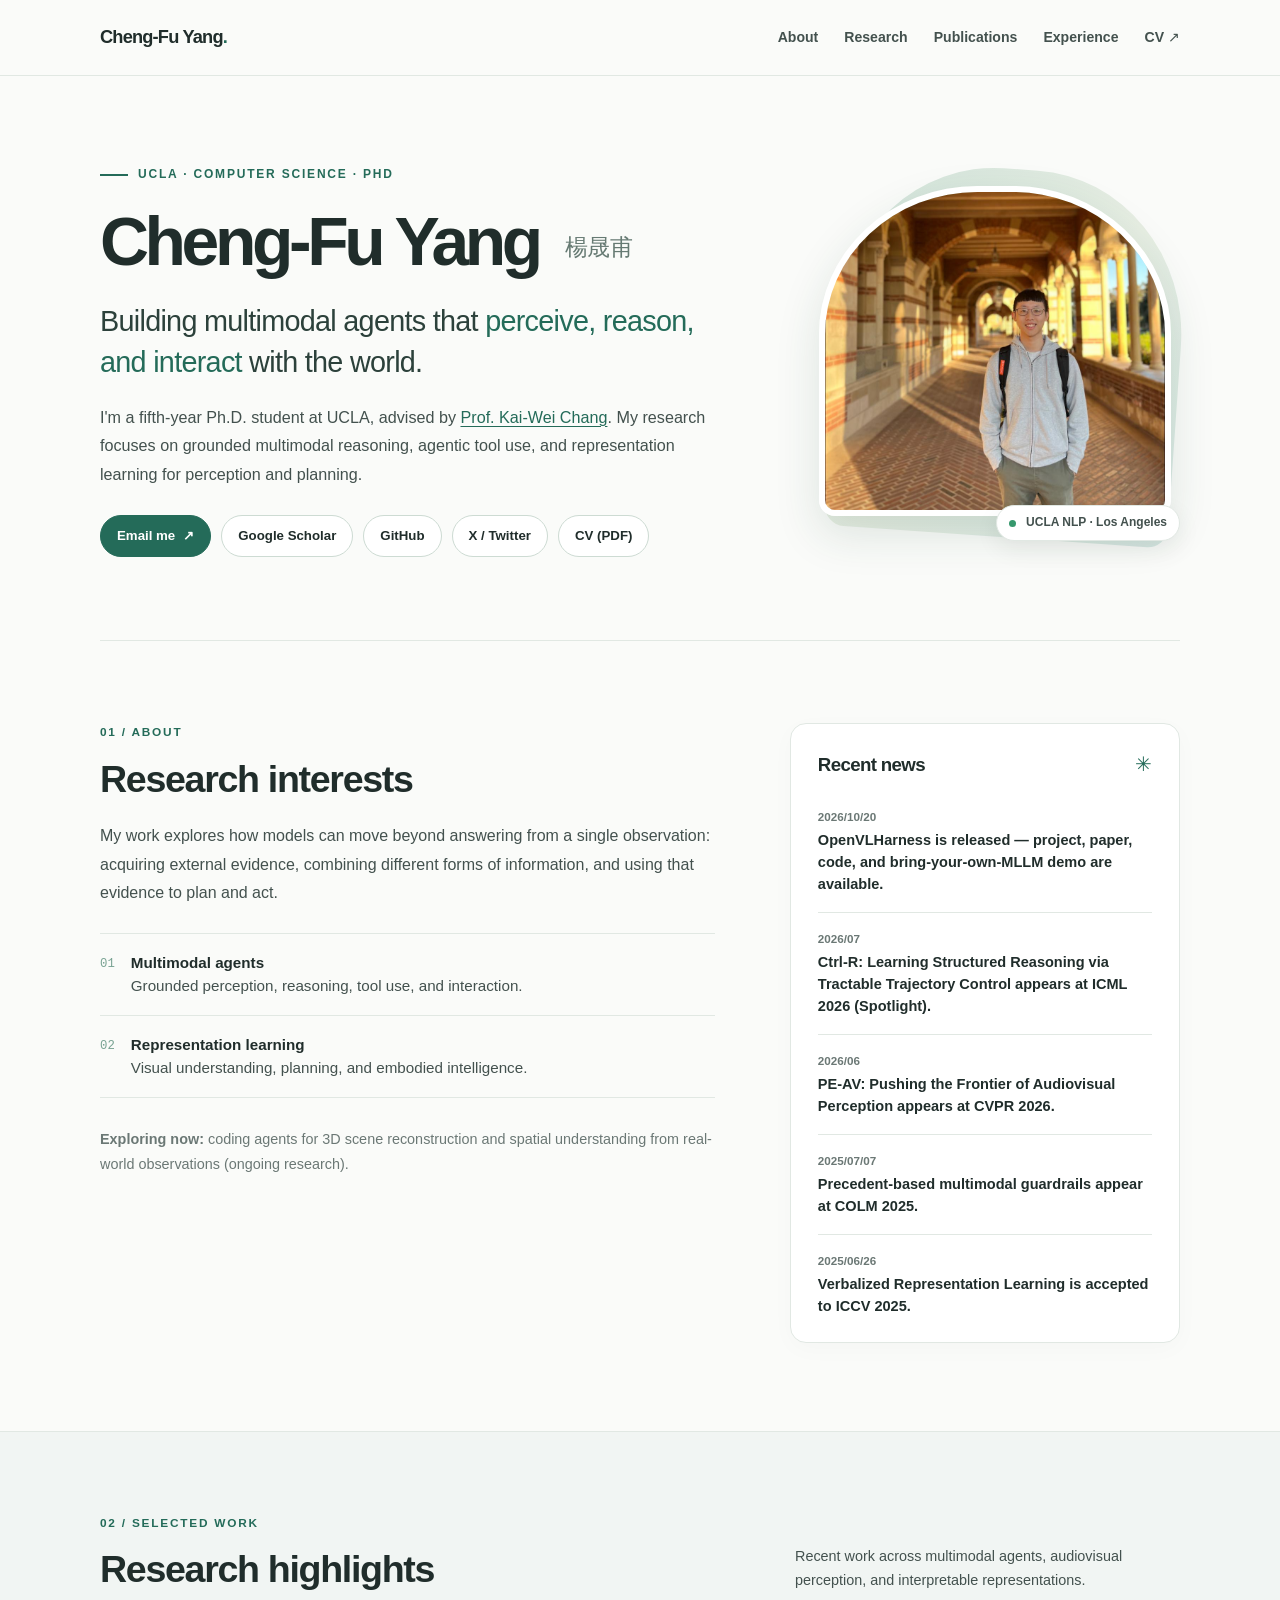
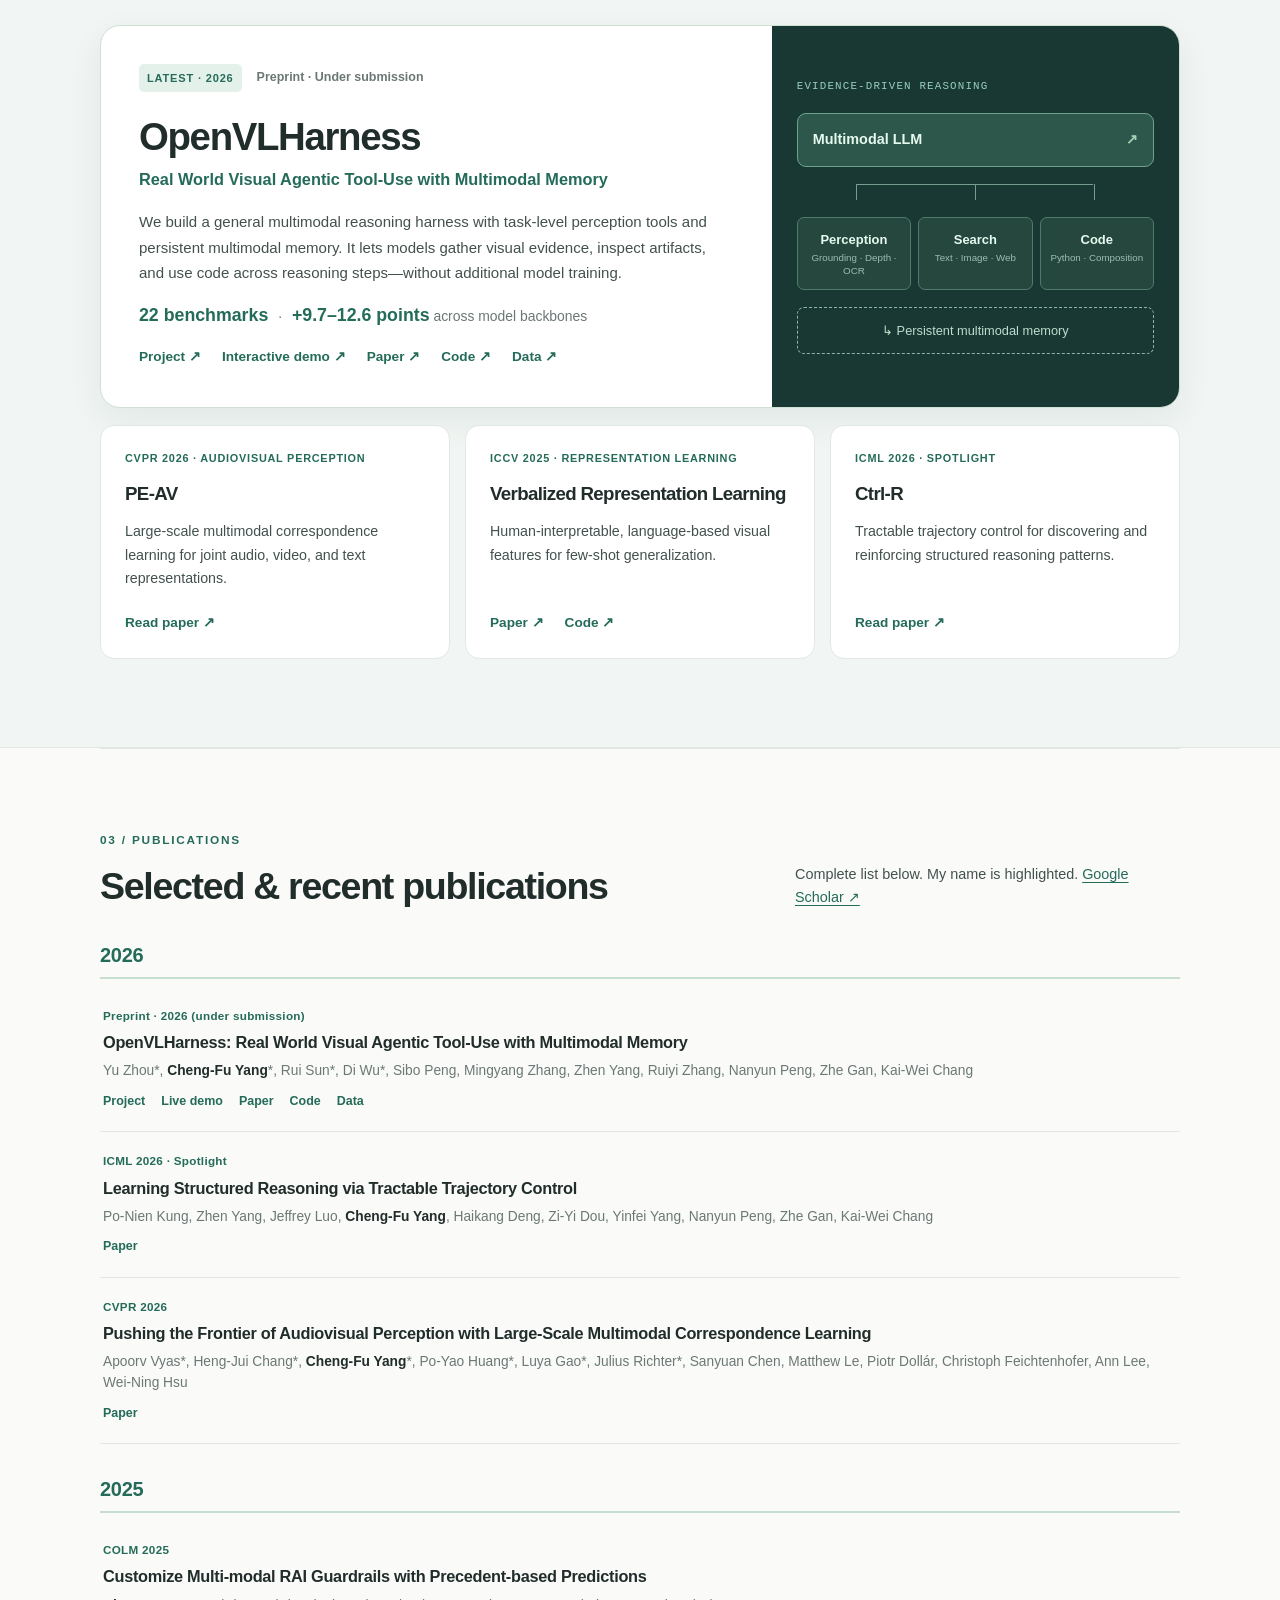
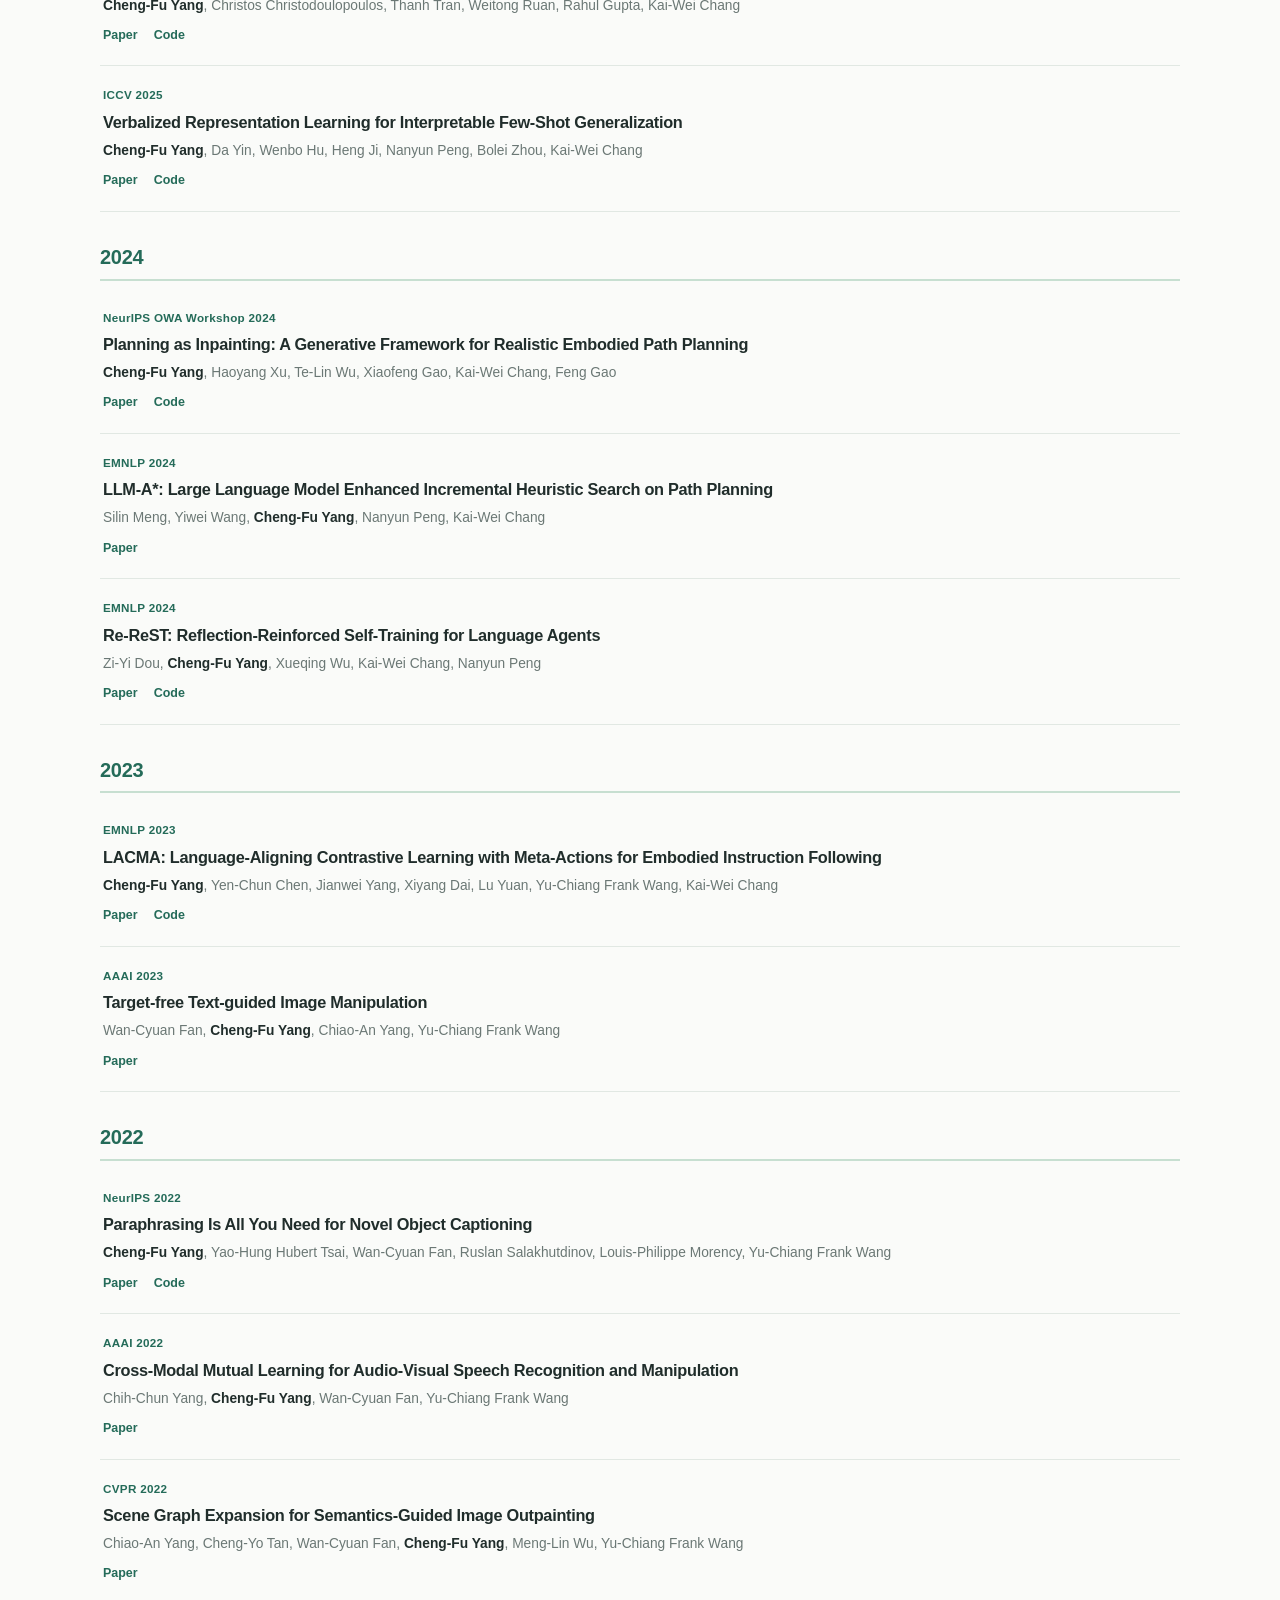
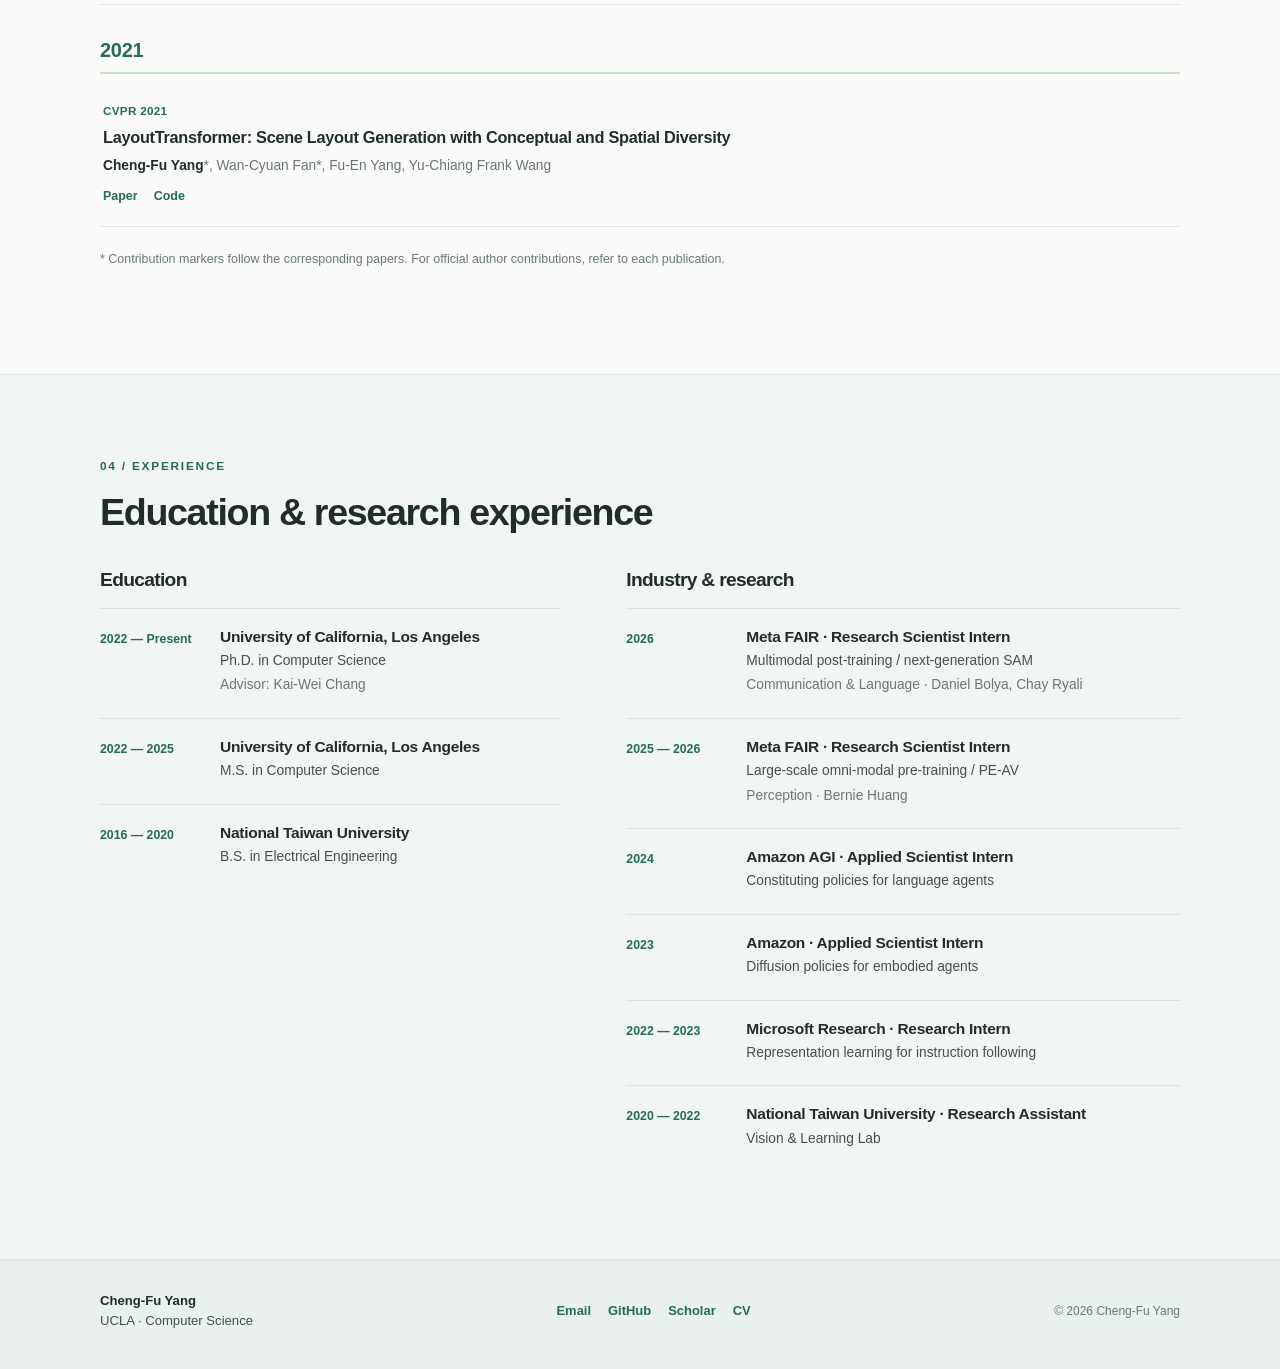
<file: index.html>
<!doctype html>
<html lang="en">
<head>
  <meta charset="utf-8">
  <meta name="viewport" content="width=device-width, initial-scale=1">
  <meta name="theme-color" content="#f8faf9">
  <link rel="canonical" href="https://joeyy5588.github.io/chengfu-yang/">
  <meta name="description" content="Cheng-Fu Yang is a UCLA Computer Science Ph.D. student researching multimodal agents, grounded perception, visual reasoning, and representation learning.">
  <meta property="og:title" content="Cheng-Fu Yang | Multimodal AI Research">
  <meta property="og:description" content="Research on multimodal agents, grounded perception, representation learning, and embodied intelligence.">
  <meta property="og:type" content="website">
  <meta property="og:image" content="https://joeyy5588.github.io/chengfu-yang/img/chengfu.jpeg">
  <title>Cheng-Fu Yang · Multimodal AI Research</title>
  <link rel="icon" href="./img/ucla-campus-logo.jpeg">
  <link rel="stylesheet" href="./custom.css">
</head>
<body>
<a class="skip-link" href="#main">Skip to content</a>
<header class="site-header">
  <div class="shell header-inner">
    <a href="#top" class="brand" aria-label="Cheng-Fu Yang, home">Cheng-Fu Yang<span class="brand-dot">.</span></a>
    <nav aria-label="Primary navigation" class="primary-nav">
      <a href="#about">About</a>
      <a href="#research">Research</a>
      <a href="#publications">Publications</a>
      <a href="#experience">Experience</a>
      <a href="./content/cfyang_cv.pdf" target="_blank" rel="noopener noreferrer">CV <span aria-hidden="true">↗</span></a>
    </nav>
  </div>
</header>

<main id="main">
  <section class="hero shell" id="top" aria-labelledby="hero-title">
    <div class="hero-copy">
      <div class="eyebrow"><span class="eyebrow-line"></span> UCLA · COMPUTER SCIENCE · PHD</div>
      <h1 id="hero-title">Cheng-Fu Yang <span class="native-name">楊晟甫</span></h1>
      <p class="hero-lead">Building multimodal agents that <em>perceive, reason, and interact</em> with the world.</p>
      <p class="hero-bio">I'm a fifth-year Ph.D. student at UCLA, advised by <a href="https://web.cs.ucla.edu/~kwchang/" target="_blank" rel="noopener noreferrer">Prof. Kai-Wei Chang</a>. My research focuses on grounded multimodal reasoning, agentic tool use, and representation learning for perception and planning.</p>
      <div class="hero-links" aria-label="Contact and profiles">
        <a class="pill pill-primary" href="mailto:cfyang@cs.ucla.edu">Email me <span aria-hidden="true">↗</span></a>
        <a class="pill" href="https://scholar.google.com/citations?user=cJ5oowQAAAAJ" target="_blank" rel="noopener noreferrer">Google Scholar</a>
        <a class="pill" href="https://github.com/joeyy5588" target="_blank" rel="noopener noreferrer">GitHub</a>
        <a class="pill" href="https://twitter.com/cfyang58" target="_blank" rel="noopener noreferrer">X / Twitter</a>
        <a class="pill" href="./content/cfyang_cv.pdf" target="_blank" rel="noopener noreferrer">CV (PDF)</a>
      </div>
    </div>
    <div class="hero-portrait-wrap">
      <div class="portrait-decoration" aria-hidden="true"></div>
      <img class="hero-portrait" src="./img/chengfu.jpeg" alt="Portrait of Cheng-Fu Yang" width="340" height="370" fetchpriority="high">
      <div class="portrait-caption"><span class="status-dot"></span> UCLA NLP · Los Angeles</div>
    </div>
  </section>

  <section class="section shell about-grid" id="about" aria-labelledby="about-title">
    <div class="about-text">
      <p class="section-kicker">01 / ABOUT</p>
      <h2 id="about-title">Research interests</h2>
      <p>My work explores how models can move beyond answering from a single observation: acquiring external evidence, combining different forms of information, and using that evidence to plan and act.</p>
      <div class="interest-list">
        <div><span class="interest-index">01</span><p><strong>Multimodal agents</strong><br>Grounded perception, reasoning, tool use, and interaction.</p></div>
        <div><span class="interest-index">02</span><p><strong>Representation learning</strong><br>Visual understanding, planning, and embodied intelligence.</p></div>
      </div>
      <p class="muted ongoing-note"><strong>Exploring now:</strong> coding agents for 3D scene reconstruction and spatial understanding from real-world observations (ongoing research).</p>
    </div>
    <aside class="news-panel" aria-labelledby="news-title">
      <div class="news-header">
        <h3 id="news-title">Recent news</h3>
        <span class="news-header-mark" aria-hidden="true">✳</span>
      </div>
      <div id="recent-news-list">
<div class="news-item"><time class="news-date">2026/10/20</time><a class="news-text" href="https://openvlharness.github.io/" target="_blank" rel="noopener noreferrer">OpenVLHarness is released — project, paper, code, and bring-your-own-MLLM demo are available.</a></div>
<div class="news-item"><time class="news-date">2026/07</time><a class="news-text" href="https://proceedings.mlr.press/v306/kung26a.html" target="_blank" rel="noopener noreferrer">Ctrl-R: Learning Structured Reasoning via Tractable Trajectory Control appears at ICML 2026 (Spotlight).</a></div>
<div class="news-item"><time class="news-date">2026/06</time><a class="news-text" href="https://openaccess.thecvf.com/content/CVPR2026/html/Vyas_Pushing_the_Frontier_of_Audiovisual_Perception_with_Large-Scale_Multimodal_Correspondence_CVPR_2026_paper.html" target="_blank" rel="noopener noreferrer">PE-AV: Pushing the Frontier of Audiovisual Perception appears at CVPR 2026.</a></div>
<div class="news-item"><time class="news-date">2025/07/07</time><a class="news-text" href="https://arxiv.org/abs/2507.20503" target="_blank" rel="noopener noreferrer">Precedent-based multimodal guardrails appear at COLM 2025.</a></div>
<div class="news-item"><time class="news-date">2025/06/26</time><a class="news-text" href="https://openaccess.thecvf.com/content/ICCV2025/html/Yang_Verbalized_Representation_Learning_for_Interpretable_Few-Shot_Generalization_ICCV_2025_paper.html" target="_blank" rel="noopener noreferrer">Verbalized Representation Learning is accepted to ICCV 2025.</a></div>
</div>
    </aside>
  </section>

  <section class="section section-alt" id="research" aria-labelledby="research-title">
    <div class="shell">
      <div class="section-top">
        <div><p class="section-kicker">02 / SELECTED WORK</p><h2 id="research-title">Research highlights</h2></div>
        <p class="section-description">Recent work across multimodal agents, audiovisual perception, and interpretable representations.</p>
      </div>
      <article class="feature-card">
        <div class="feature-content">
          <div class="meta-line"><span class="tag tag-strong">LATEST · 2026</span><span>Preprint · Under submission</span></div>
          <h3>OpenVLHarness</h3>
          <p class="feature-subtitle">Real World Visual Agentic Tool-Use with Multimodal Memory</p>
          <p>We build a general multimodal reasoning harness with task-level perception tools and persistent multimodal memory. It lets models gather visual evidence, inspect artifacts, and use code across reasoning steps—without additional model training.</p>
          <p class="feature-stat"><strong>22 benchmarks</strong> <span class="stat-separator">·</span> <strong>+9.7–12.6 points</strong> across model backbones</p>
          <div class="link-line">
            <a href="https://openvlharness.github.io/" target="_blank" rel="noopener noreferrer">Project ↗</a>
            <a href="https://openvlharness.github.io/#demo" target="_blank" rel="noopener noreferrer">Interactive demo ↗</a>
            <a href="https://arxiv.org/abs/2610.26860" target="_blank" rel="noopener noreferrer">Paper ↗</a>
            <a href="https://github.com/uclanlp/OpenVLHarness" target="_blank" rel="noopener noreferrer">Code ↗</a>
            <a href="https://huggingface.co/datasets/uclanlp/OpenVLHarness-Evaluation-Datasets" target="_blank" rel="noopener noreferrer">Data ↗</a>
          </div>
        </div>
        <div class="feature-visual" aria-hidden="true">
          <span class="visual-label">EVIDENCE-DRIVEN REASONING</span>
          <div class="visual-node">Multimodal LLM <span>↗</span></div>
          <div class="visual-track"><span></span><span></span><span></span></div>
          <div class="visual-grid"><div>Perception<br><small>Grounding · Depth · OCR</small></div><div>Search<br><small>Text · Image · Web</small></div><div>Code<br><small>Python · Composition</small></div></div>
          <div class="visual-memory">↳ Persistent multimodal memory</div>
        </div>
      </article>
      <div class="research-cards">
        <article class="research-card">
          <p class="research-card-venue">CVPR 2026 · AUDIOVISUAL PERCEPTION</p>
          <h3>PE-AV</h3>
          <p>Large-scale multimodal correspondence learning for joint audio, video, and text representations.</p>
          <a href="https://openaccess.thecvf.com/content/CVPR2026/html/Vyas_Pushing_the_Frontier_of_Audiovisual_Perception_with_Large-Scale_Multimodal_Correspondence_CVPR_2026_paper.html" target="_blank" rel="noopener noreferrer">Read paper ↗</a>
        </article>
        <article class="research-card">
          <p class="research-card-venue">ICCV 2025 · REPRESENTATION LEARNING</p>
          <h3>Verbalized Representation Learning</h3>
          <p>Human-interpretable, language-based visual features for few-shot generalization.</p>
          <div class="inline-links"><a href="https://openaccess.thecvf.com/content/ICCV2025/html/Yang_Verbalized_Representation_Learning_for_Interpretable_Few-Shot_Generalization_ICCV_2025_paper.html" target="_blank" rel="noopener noreferrer">Paper ↗</a><a href="https://github.com/joeyy5588/VRL" target="_blank" rel="noopener noreferrer">Code ↗</a></div>
        </article>
        <article class="research-card">
          <p class="research-card-venue">ICML 2026 · SPOTLIGHT</p>
          <h3>Ctrl-R</h3>
          <p>Tractable trajectory control for discovering and reinforcing structured reasoning patterns.</p>
          <a href="https://proceedings.mlr.press/v306/kung26a.html" target="_blank" rel="noopener noreferrer">Read paper ↗</a>
        </article>
      </div>
    </div>
  </section>

  <section class="section shell" id="publications" aria-labelledby="publications-title">
    <div class="section-top">
      <div><p class="section-kicker">03 / PUBLICATIONS</p><h2 id="publications-title">Selected &amp; recent publications</h2></div>
      <p class="section-description">Complete list below. My name is highlighted. <a href="https://scholar.google.com/citations?user=cJ5oowQAAAAJ" target="_blank" rel="noopener noreferrer">Google Scholar ↗</a></p>
    </div>
    <div class="publication-list" id="publication-list">
<h3 class="year-heading">2026</h3>
<article class="publication-entry"><div class="paper-venue">Preprint · 2026 (under submission)</div><h4 class="paper-title">OpenVLHarness: Real World Visual Agentic Tool-Use with Multimodal Memory</h4><p class="paper-authors">Yu Zhou*, <strong>Cheng-Fu Yang</strong>*, Rui Sun*, Di Wu*, Sibo Peng, Mingyang Zhang, Zhen Yang, Ruiyi Zhang, Nanyun Peng, Zhe Gan, Kai-Wei Chang</p><div class="paper-links"><a href="https://openvlharness.github.io/" target="_blank" rel="noopener noreferrer">Project</a><a href="https://openvlharness.github.io/#demo" target="_blank" rel="noopener noreferrer">Live demo</a><a href="https://arxiv.org/abs/2610.26860" target="_blank" rel="noopener noreferrer">Paper</a><a href="https://github.com/uclanlp/OpenVLHarness" target="_blank" rel="noopener noreferrer">Code</a><a href="https://huggingface.co/datasets/uclanlp/OpenVLHarness-Evaluation-Datasets" target="_blank" rel="noopener noreferrer">Data</a></div></article>

<article class="publication-entry"><div class="paper-venue">ICML 2026 · Spotlight</div><h4 class="paper-title">Learning Structured Reasoning via Tractable Trajectory Control</h4><p class="paper-authors">Po-Nien Kung, Zhen Yang, Jeffrey Luo, <strong>Cheng-Fu Yang</strong>, Haikang Deng, Zi-Yi Dou, Yinfei Yang, Nanyun Peng, Zhe Gan, Kai-Wei Chang</p><div class="paper-links"><a href="https://proceedings.mlr.press/v306/kung26a.html" target="_blank" rel="noopener noreferrer">Paper</a></div></article>

<article class="publication-entry"><div class="paper-venue">CVPR 2026</div><h4 class="paper-title">Pushing the Frontier of Audiovisual Perception with Large-Scale Multimodal Correspondence Learning</h4><p class="paper-authors">Apoorv Vyas*, Heng-Jui Chang*, <strong>Cheng-Fu Yang</strong>*, Po-Yao Huang*, Luya Gao*, Julius Richter*, Sanyuan Chen, Matthew Le, Piotr Dollár, Christoph Feichtenhofer, Ann Lee, Wei-Ning Hsu</p><div class="paper-links"><a href="https://openaccess.thecvf.com/content/CVPR2026/html/Vyas_Pushing_the_Frontier_of_Audiovisual_Perception_with_Large-Scale_Multimodal_Correspondence_CVPR_2026_paper.html" target="_blank" rel="noopener noreferrer">Paper</a></div></article>
<h3 class="year-heading">2025</h3>
<article class="publication-entry"><div class="paper-venue">COLM 2025</div><h4 class="paper-title">Customize Multi-modal RAI Guardrails with Precedent-based Predictions</h4><p class="paper-authors"><strong>Cheng-Fu Yang</strong>, Christos Christodoulopoulos, Thanh Tran, Weitong Ruan, Rahul Gupta, Kai-Wei Chang</p><div class="paper-links"><a href="https://arxiv.org/abs/2507.20503" target="_blank" rel="noopener noreferrer">Paper</a><a href="https://github.com/joeyy5588/Customize-Guardrail" target="_blank" rel="noopener noreferrer">Code</a></div></article>

<article class="publication-entry"><div class="paper-venue">ICCV 2025</div><h4 class="paper-title">Verbalized Representation Learning for Interpretable Few-Shot Generalization</h4><p class="paper-authors"><strong>Cheng-Fu Yang</strong>, Da Yin, Wenbo Hu, Heng Ji, Nanyun Peng, Bolei Zhou, Kai-Wei Chang</p><div class="paper-links"><a href="https://openaccess.thecvf.com/content/ICCV2025/html/Yang_Verbalized_Representation_Learning_for_Interpretable_Few-Shot_Generalization_ICCV_2025_paper.html" target="_blank" rel="noopener noreferrer">Paper</a><a href="https://github.com/joeyy5588/VRL" target="_blank" rel="noopener noreferrer">Code</a></div></article>
<h3 class="year-heading">2024</h3>
<article class="publication-entry"><div class="paper-venue">NeurIPS OWA Workshop 2024</div><h4 class="paper-title">Planning as Inpainting: A Generative Framework for Realistic Embodied Path Planning</h4><p class="paper-authors"><strong>Cheng-Fu Yang</strong>, Haoyang Xu, Te-Lin Wu, Xiaofeng Gao, Kai-Wei Chang, Feng Gao</p><div class="paper-links"><a href="https://arxiv.org/abs/2312.01097" target="_blank" rel="noopener noreferrer">Paper</a><a href="https://github.com/joeyy5588/planning-as-inpainting" target="_blank" rel="noopener noreferrer">Code</a></div></article>

<article class="publication-entry"><div class="paper-venue">EMNLP 2024</div><h4 class="paper-title">LLM-A*: Large Language Model Enhanced Incremental Heuristic Search on Path Planning</h4><p class="paper-authors">Silin Meng, Yiwei Wang, <strong>Cheng-Fu Yang</strong>, Nanyun Peng, Kai-Wei Chang</p><div class="paper-links"><a href="https://arxiv.org/abs/2407.02511" target="_blank" rel="noopener noreferrer">Paper</a></div></article>

<article class="publication-entry"><div class="paper-venue">EMNLP 2024</div><h4 class="paper-title">Re-ReST: Reflection-Reinforced Self-Training for Language Agents</h4><p class="paper-authors">Zi-Yi Dou, <strong>Cheng-Fu Yang</strong>, Xueqing Wu, Kai-Wei Chang, Nanyun Peng</p><div class="paper-links"><a href="https://arxiv.org/abs/2406.01495" target="_blank" rel="noopener noreferrer">Paper</a><a href="https://github.com/PlusLabNLP/Re-ReST" target="_blank" rel="noopener noreferrer">Code</a></div></article>
<h3 class="year-heading">2023</h3>
<article class="publication-entry"><div class="paper-venue">EMNLP 2023</div><h4 class="paper-title">LACMA: Language-Aligning Contrastive Learning with Meta-Actions for Embodied Instruction Following</h4><p class="paper-authors"><strong>Cheng-Fu Yang</strong>, Yen-Chun Chen, Jianwei Yang, Xiyang Dai, Lu Yuan, Yu-Chiang Frank Wang, Kai-Wei Chang</p><div class="paper-links"><a href="https://arxiv.org/abs/2310.12344" target="_blank" rel="noopener noreferrer">Paper</a><a href="https://github.com/joeyy5588/LACMA" target="_blank" rel="noopener noreferrer">Code</a></div></article>

<article class="publication-entry"><div class="paper-venue">AAAI 2023</div><h4 class="paper-title">Target-free Text-guided Image Manipulation</h4><p class="paper-authors">Wan-Cyuan Fan, <strong>Cheng-Fu Yang</strong>, Chiao-An Yang, Yu-Chiang Frank Wang</p><div class="paper-links"><a href="https://arxiv.org/abs/2211.14544" target="_blank" rel="noopener noreferrer">Paper</a></div></article>
<h3 class="year-heading">2022</h3>
<article class="publication-entry"><div class="paper-venue">NeurIPS 2022</div><h4 class="paper-title">Paraphrasing Is All You Need for Novel Object Captioning</h4><p class="paper-authors"><strong>Cheng-Fu Yang</strong>, Yao-Hung Hubert Tsai, Wan-Cyuan Fan, Ruslan Salakhutdinov, Louis-Philippe Morency, Yu-Chiang Frank Wang</p><div class="paper-links"><a href="https://arxiv.org/abs/2209.12343" target="_blank" rel="noopener noreferrer">Paper</a><a href="https://github.com/joeyy5588/P2C" target="_blank" rel="noopener noreferrer">Code</a></div></article>

<article class="publication-entry"><div class="paper-venue">AAAI 2022</div><h4 class="paper-title">Cross-Modal Mutual Learning for Audio-Visual Speech Recognition and Manipulation</h4><p class="paper-authors">Chih-Chun Yang, <strong>Cheng-Fu Yang</strong>, Wan-Cyuan Fan, Yu-Chiang Frank Wang</p><div class="paper-links"><a href="https://ojs.aaai.org/index.php/AAAI/article/view/20210" target="_blank" rel="noopener noreferrer">Paper</a></div></article>

<article class="publication-entry"><div class="paper-venue">CVPR 2022</div><h4 class="paper-title">Scene Graph Expansion for Semantics-Guided Image Outpainting</h4><p class="paper-authors">Chiao-An Yang, Cheng-Yo Tan, Wan-Cyuan Fan, <strong>Cheng-Fu Yang</strong>, Meng-Lin Wu, Yu-Chiang Frank Wang</p><div class="paper-links"><a href="https://arxiv.org/abs/2205.02958" target="_blank" rel="noopener noreferrer">Paper</a></div></article>
<h3 class="year-heading">2021</h3>
<article class="publication-entry"><div class="paper-venue">CVPR 2021</div><h4 class="paper-title">LayoutTransformer: Scene Layout Generation with Conceptual and Spatial Diversity</h4><p class="paper-authors"><strong>Cheng-Fu Yang</strong>*, Wan-Cyuan Fan*, Fu-En Yang, Yu-Chiang Frank Wang</p><div class="paper-links"><a href="https://openaccess.thecvf.com/content/CVPR2021/html/Yang_LayoutTransformer_Scene_Layout_Generation_With_Conceptual_and_Spatial_Diversity_CVPR_2021_paper.html" target="_blank" rel="noopener noreferrer">Paper</a><a href="https://github.com/davidhalladay/LayoutTransformer" target="_blank" rel="noopener noreferrer">Code</a></div></article>
</div>
    <p class="publication-footnote">* Contribution markers follow the corresponding papers. For official author contributions, refer to each publication.</p>
  </section>

  <section class="section section-alt" id="experience" aria-labelledby="experience-title">
    <div class="shell">
      <div class="section-top"><div><p class="section-kicker">04 / EXPERIENCE</p><h2 id="experience-title">Education &amp; research experience</h2></div></div>
      <div class="timeline-columns">
        <div class="timeline-column">
          <h3>Education</h3>
          <div class="timeline-item"><div class="timeline-date">2022 — Present</div><div><h4>University of California, Los Angeles</h4><p>Ph.D. in Computer Science</p><p class="muted">Advisor: Kai-Wei Chang</p></div></div>
          <div class="timeline-item"><div class="timeline-date">2022 — 2025</div><div><h4>University of California, Los Angeles</h4><p>M.S. in Computer Science</p></div></div>
          <div class="timeline-item"><div class="timeline-date">2016 — 2020</div><div><h4>National Taiwan University</h4><p>B.S. in Electrical Engineering</p></div></div>
        </div>
        <div class="timeline-column">
          <h3>Industry &amp; research</h3>
          <div class="timeline-item"><div class="timeline-date">2026</div><div><h4>Meta FAIR · Research Scientist Intern</h4><p>Multimodal post-training / next-generation SAM</p><p class="muted">Communication &amp; Language · Daniel Bolya, Chay Ryali</p></div></div>
          <div class="timeline-item"><div class="timeline-date">2025 — 2026</div><div><h4>Meta FAIR · Research Scientist Intern</h4><p>Large-scale omni-modal pre-training / PE-AV</p><p class="muted">Perception · Bernie Huang</p></div></div>
          <div class="timeline-item"><div class="timeline-date">2024</div><div><h4>Amazon AGI · Applied Scientist Intern</h4><p>Constituting policies for language agents</p></div></div>
          <div class="timeline-item"><div class="timeline-date">2023</div><div><h4>Amazon · Applied Scientist Intern</h4><p>Diffusion policies for embodied agents</p></div></div>
          <div class="timeline-item"><div class="timeline-date">2022 — 2023</div><div><h4>Microsoft Research · Research Intern</h4><p>Representation learning for instruction following</p></div></div>
          <div class="timeline-item"><div class="timeline-date">2020 — 2022</div><div><h4>National Taiwan University · Research Assistant</h4><p>Vision &amp; Learning Lab</p></div></div>
        </div>
      </div>
    </div>
  </section>
</main>

<footer class="site-footer">
  <div class="shell footer-inner">
    <p><strong>Cheng-Fu Yang</strong><br>UCLA · Computer Science</p>
    <div><a href="mailto:cfyang@cs.ucla.edu">Email</a><a href="https://github.com/joeyy5588" target="_blank" rel="noopener noreferrer">GitHub</a><a href="https://scholar.google.com/citations?user=cJ5oowQAAAAJ" target="_blank" rel="noopener noreferrer">Scholar</a><a href="./content/cfyang_cv.pdf" target="_blank" rel="noopener noreferrer">CV</a></div>
    <p class="copyright">© 2026 Cheng-Fu Yang</p>
  </div>
</footer>
</body>
</html>
</file>
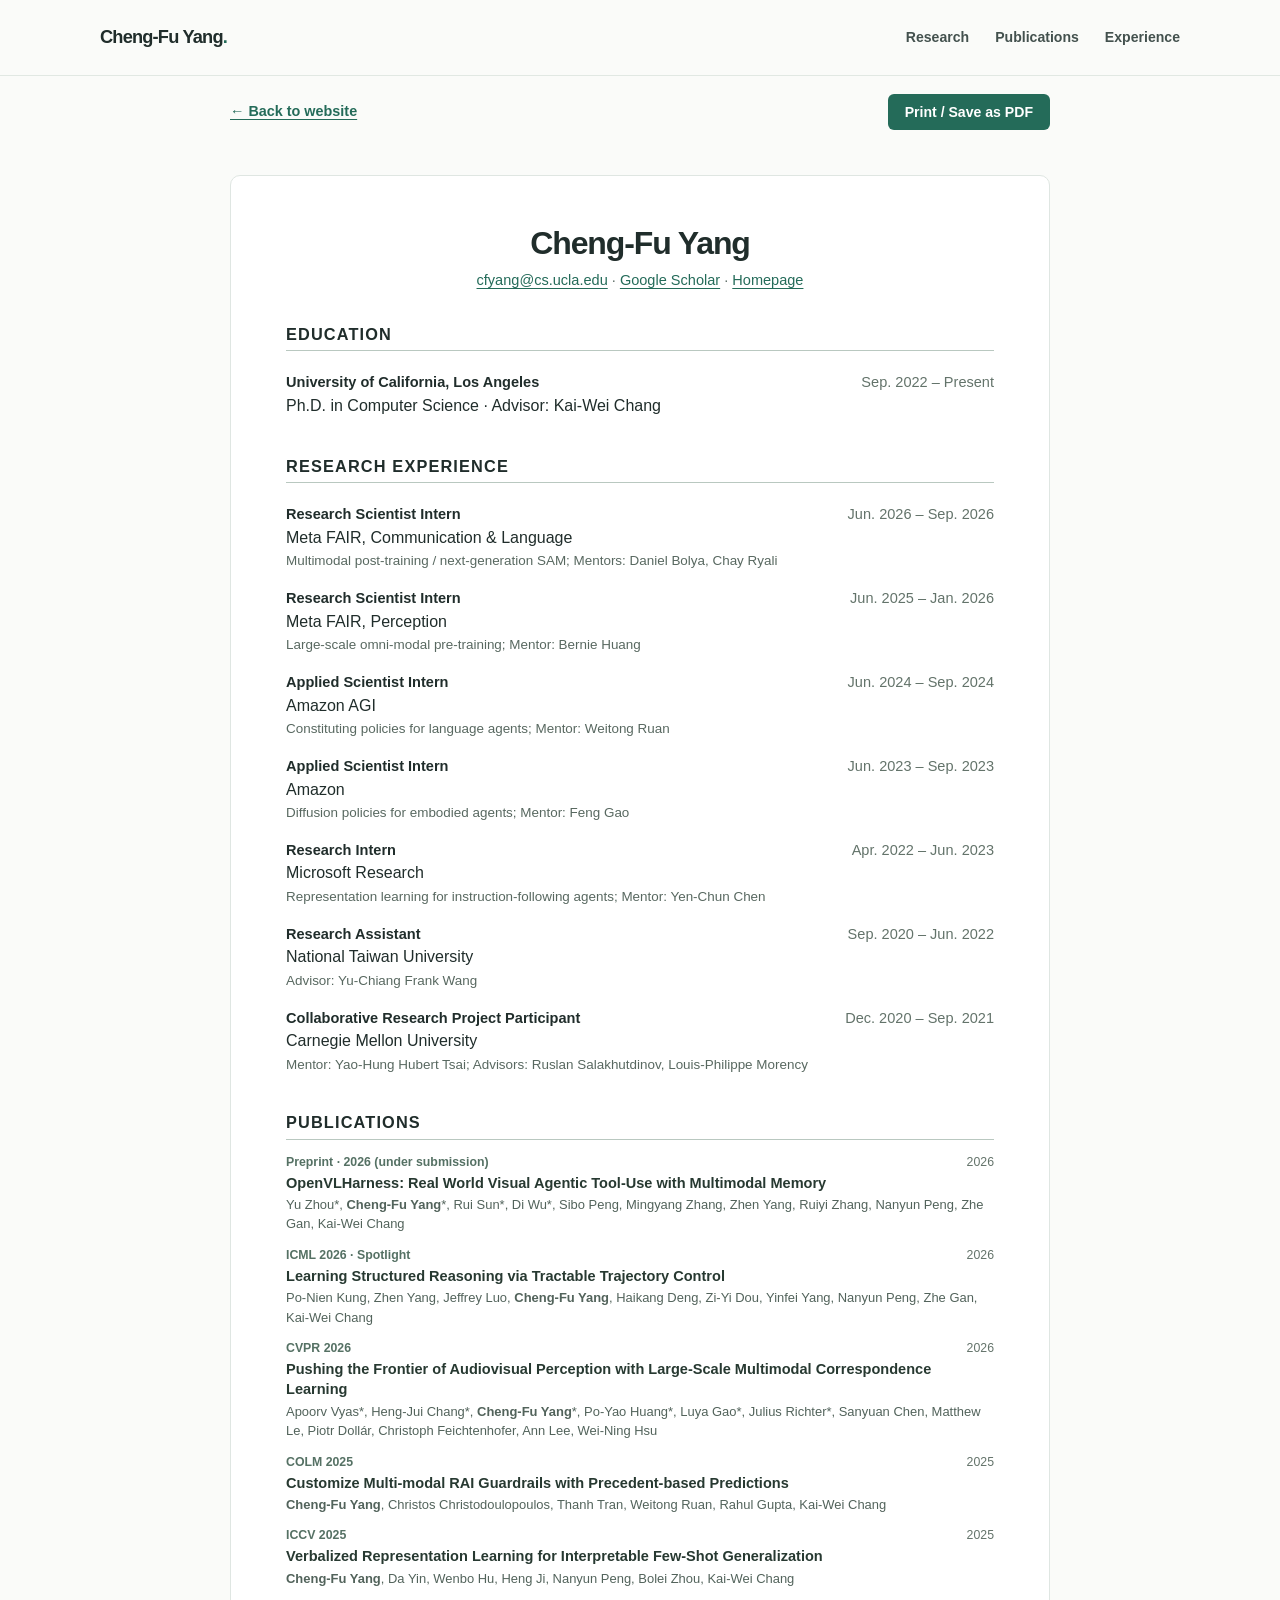
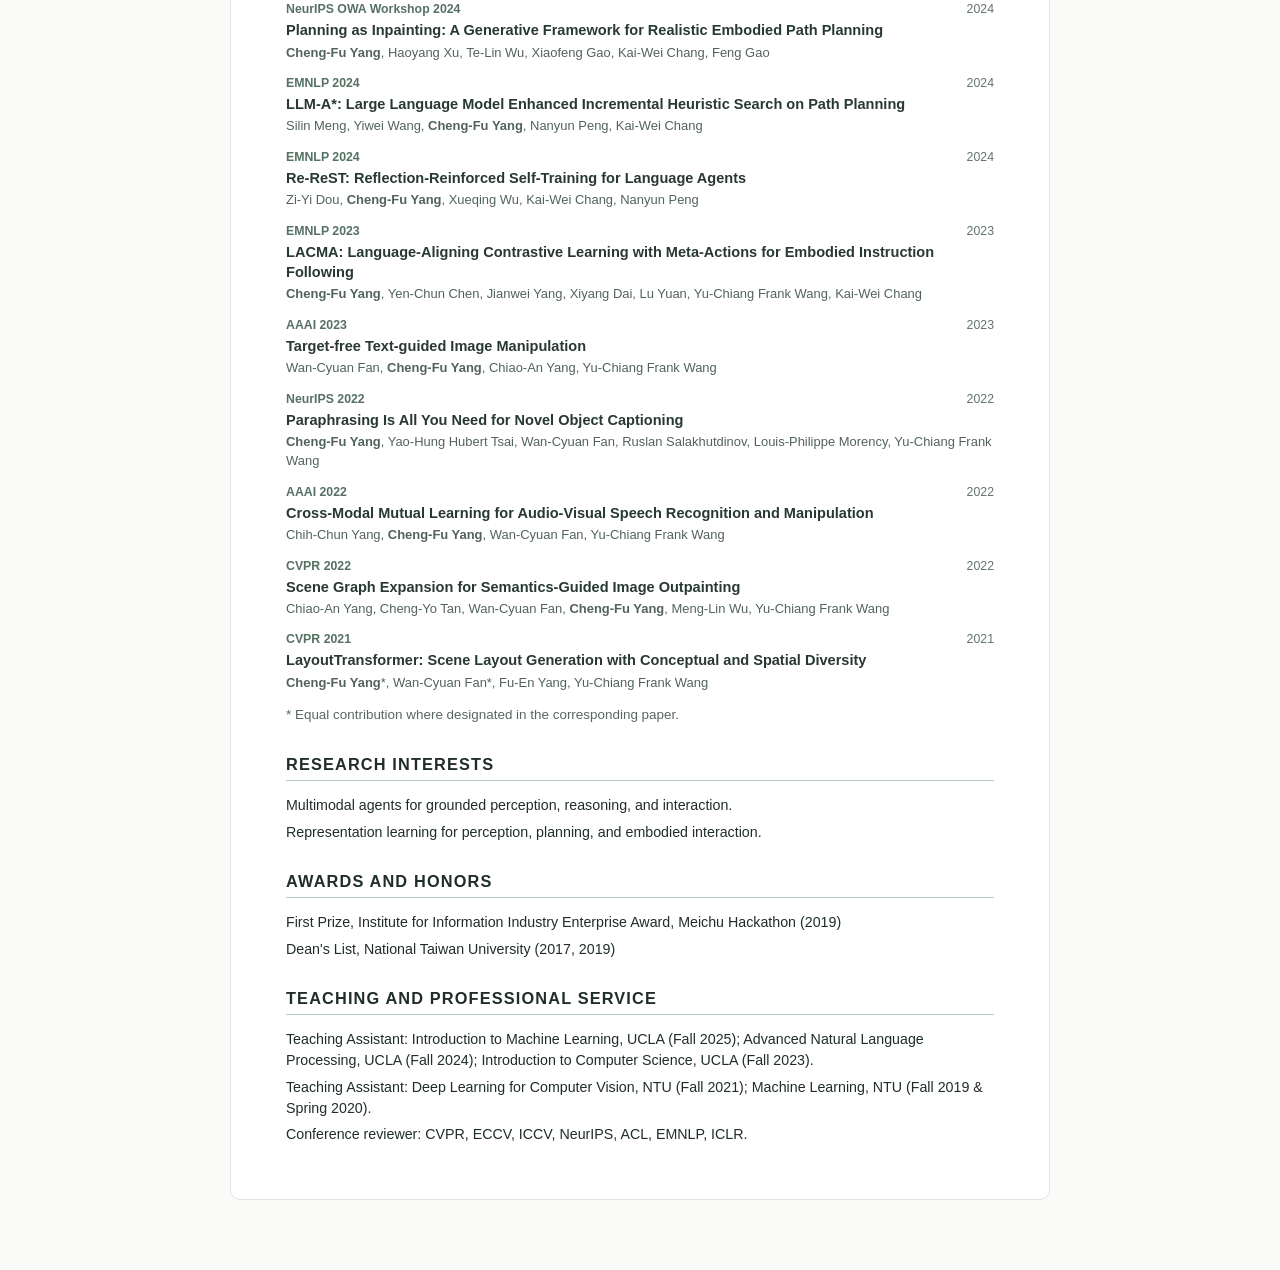
<file: cv.html>
<!doctype html>
<html lang="en">
<head>
<meta charset="utf-8">
<meta name="viewport" content="width=device-width, initial-scale=1">
<meta name="description" content="Cheng-Fu Yang — Curriculum Vitae, October 2026.">
<title>Curriculum Vitae · Cheng-Fu Yang</title>
<link rel="canonical" href="https://joeyy5588.github.io/chengfu-yang/cv.html">
<link rel="stylesheet" href="./custom.css">
<style>
.cv-shell{width:min(820px,calc(100% - 44px));margin:45px auto 70px;background:#fff;border:1px solid #dfe6e2;border-radius:10px;padding:48px 55px}
.cv-head{text-align:center;margin-bottom:32px}
.cv-head h1{font-size:2rem;margin:0 0 4px}
.cv-head p{margin:0;color:#62716a;font-size:.91rem}
.cv-head a{color:#246b59}
.cv-section{margin:28px 0 0}
.cv-section h2{font-size:1.02rem;text-transform:uppercase;letter-spacing:.07em;border-bottom:1px solid #b9c8c0;padding-bottom:6px;margin-bottom:14px}
.cv-item{padding:7px 0 9px;break-inside:avoid}
.cv-item-top{display:flex;justify-content:space-between;gap:20px;font-size:.91rem;line-height:1.42}
.cv-item-top span{white-space:nowrap;color:#63736a}
.cv-detail{font-size:.84rem;color:#586860;line-height:1.55}
.cv-paper{margin:0 0 13px;break-inside:avoid}
.cv-paper .cv-item-top{font-size:.77rem;color:#557164;line-height:1.3}
.cv-paper-title{font-size:.91rem;font-weight:660;line-height:1.4;margin:3px 0 2px}
.cv-paper-title a{color:#273931;text-decoration:none}
.cv-paper-title a:hover{text-decoration:underline}
.cv-paper-authors{font-size:.81rem;color:#52635b;line-height:1.5}
.cv-compact{margin:5px 0;font-size:.89rem;line-height:1.5}
.cv-nav{display:flex;justify-content:space-between;align-items:center;gap:16px;margin:18px auto 0;width:min(820px,calc(100% - 44px))}
.cv-nav a{font-size:.9rem;font-weight:650}
.cv-print{border:0;background:#246b59;color:#fff;font-size:.88rem;font-weight:720;border-radius:6px;padding:10px 17px;cursor:pointer}
.cv-print:hover{background:#174c3f}
@media(max-width:680px){.cv-shell{padding:24px 20px;margin-top:18px}.cv-item-top{display:block}.cv-item-top span{display:block;margin-top:2px}.cv-head h1{font-size:1.6rem}}
@page{size:letter;margin:.48in}
@media print{
 html,body{background:#fff!important;color:#111!important}
 .site-header,.cv-nav{display:none!important}
 .cv-shell{width:100%;margin:0;padding:0;border:0;box-shadow:none;border-radius:0}
 .cv-head{margin-bottom:13pt}
 .cv-head h1{font-size:17pt}
 .cv-head p{font-size:8pt}
 .cv-section{margin:12pt 0 0}
 .cv-section h2{font-size:10.5pt;margin-bottom:5pt;padding-bottom:3pt}
 .cv-item{padding:3pt 0 3pt}
 .cv-item-top{font-size:8.6pt}
 .cv-detail{font-size:7.7pt}
 .cv-paper{margin-bottom:6pt}
 .cv-paper .cv-item-top{font-size:7pt}
 .cv-paper-title{font-size:8.3pt}
 .cv-paper-authors{font-size:7.2pt}
 .cv-compact{font-size:8pt;margin:3pt 0}
 a{color:inherit!important;text-decoration:none!important}
}
</style>
</head>
<body>
<header class="site-header"><div class="shell header-inner"><a class="brand" href="./">Cheng-Fu Yang<span class="brand-dot">.</span></a><nav class="primary-nav" aria-label="Website navigation"><a href="./#research">Research</a><a href="./#publications">Publications</a><a href="./#experience">Experience</a></nav></div></header>
<div class="cv-nav"><a href="./">← Back to website</a><button class="cv-print" onclick="window.print()">Print / Save as PDF</button></div>
<main class="cv-shell">
  <header class="cv-head"><h1>Cheng-Fu Yang</h1><p><a href="mailto:cfyang@cs.ucla.edu">cfyang@cs.ucla.edu</a> · <a href="https://scholar.google.com/citations?user=cJ5oowQAAAAJ">Google Scholar</a> · <a href="https://joeyy5588.github.io/chengfu-yang/">Homepage</a></p></header>
  <section class="cv-section"><h2>Education</h2><div class="cv-item"><div class="cv-item-top"><strong>University of California, Los Angeles</strong><span>Sep. 2022 – Present</span></div><div>Ph.D. in Computer Science · Advisor: Kai-Wei Chang</div></div></section>
  <section class="cv-section"><h2>Research Experience</h2><div class="cv-item"><div class="cv-item-top"><strong>Research Scientist Intern</strong><span>Jun. 2026 – Sep. 2026</span></div><div>Meta FAIR, Communication &amp; Language</div><div class="cv-detail">Multimodal post-training / next-generation SAM; Mentors: Daniel Bolya, Chay Ryali</div></div>
<div class="cv-item"><div class="cv-item-top"><strong>Research Scientist Intern</strong><span>Jun. 2025 – Jan. 2026</span></div><div>Meta FAIR, Perception</div><div class="cv-detail">Large-scale omni-modal pre-training; Mentor: Bernie Huang</div></div>
<div class="cv-item"><div class="cv-item-top"><strong>Applied Scientist Intern</strong><span>Jun. 2024 – Sep. 2024</span></div><div>Amazon AGI</div><div class="cv-detail">Constituting policies for language agents; Mentor: Weitong Ruan</div></div>
<div class="cv-item"><div class="cv-item-top"><strong>Applied Scientist Intern</strong><span>Jun. 2023 – Sep. 2023</span></div><div>Amazon</div><div class="cv-detail">Diffusion policies for embodied agents; Mentor: Feng Gao</div></div>
<div class="cv-item"><div class="cv-item-top"><strong>Research Intern</strong><span>Apr. 2022 – Jun. 2023</span></div><div>Microsoft Research</div><div class="cv-detail">Representation learning for instruction-following agents; Mentor: Yen-Chun Chen</div></div>
<div class="cv-item"><div class="cv-item-top"><strong>Research Assistant</strong><span>Sep. 2020 – Jun. 2022</span></div><div>National Taiwan University</div><div class="cv-detail">Advisor: Yu-Chiang Frank Wang</div></div>
<div class="cv-item"><div class="cv-item-top"><strong>Collaborative Research Project Participant</strong><span>Dec. 2020 – Sep. 2021</span></div><div>Carnegie Mellon University</div><div class="cv-detail">Mentor: Yao-Hung Hubert Tsai; Advisors: Ruslan Salakhutdinov, Louis-Philippe Morency</div></div></section>
  <section class="cv-section"><h2>Publications</h2><div class="cv-paper"><div class="cv-item-top"><strong>Preprint · 2026 (under submission)</strong><span>2026</span></div><div class="cv-paper-title"><a href="https://arxiv.org/abs/2610.26860" target="_blank" rel="noopener noreferrer">OpenVLHarness: Real World Visual Agentic Tool-Use with Multimodal Memory</a></div><div class="cv-paper-authors">Yu Zhou*, <strong>Cheng-Fu Yang</strong>*, Rui Sun*, Di Wu*, Sibo Peng, Mingyang Zhang, Zhen Yang, Ruiyi Zhang, Nanyun Peng, Zhe Gan, Kai-Wei Chang</div></div>
<div class="cv-paper"><div class="cv-item-top"><strong>ICML 2026 · Spotlight</strong><span>2026</span></div><div class="cv-paper-title"><a href="https://proceedings.mlr.press/v306/kung26a.html" target="_blank" rel="noopener noreferrer">Learning Structured Reasoning via Tractable Trajectory Control</a></div><div class="cv-paper-authors">Po-Nien Kung, Zhen Yang, Jeffrey Luo, <strong>Cheng-Fu Yang</strong>, Haikang Deng, Zi-Yi Dou, Yinfei Yang, Nanyun Peng, Zhe Gan, Kai-Wei Chang</div></div>
<div class="cv-paper"><div class="cv-item-top"><strong>CVPR 2026</strong><span>2026</span></div><div class="cv-paper-title"><a href="https://openaccess.thecvf.com/content/CVPR2026/html/Vyas_Pushing_the_Frontier_of_Audiovisual_Perception_with_Large-Scale_Multimodal_Correspondence_CVPR_2026_paper.html" target="_blank" rel="noopener noreferrer">Pushing the Frontier of Audiovisual Perception with Large-Scale Multimodal Correspondence Learning</a></div><div class="cv-paper-authors">Apoorv Vyas*, Heng-Jui Chang*, <strong>Cheng-Fu Yang</strong>*, Po-Yao Huang*, Luya Gao*, Julius Richter*, Sanyuan Chen, Matthew Le, Piotr Dollár, Christoph Feichtenhofer, Ann Lee, Wei-Ning Hsu</div></div>
<div class="cv-paper"><div class="cv-item-top"><strong>COLM 2025</strong><span>2025</span></div><div class="cv-paper-title"><a href="https://arxiv.org/abs/2507.20503" target="_blank" rel="noopener noreferrer">Customize Multi-modal RAI Guardrails with Precedent-based Predictions</a></div><div class="cv-paper-authors"><strong>Cheng-Fu Yang</strong>, Christos Christodoulopoulos, Thanh Tran, Weitong Ruan, Rahul Gupta, Kai-Wei Chang</div></div>
<div class="cv-paper"><div class="cv-item-top"><strong>ICCV 2025</strong><span>2025</span></div><div class="cv-paper-title"><a href="https://openaccess.thecvf.com/content/ICCV2025/html/Yang_Verbalized_Representation_Learning_for_Interpretable_Few-Shot_Generalization_ICCV_2025_paper.html" target="_blank" rel="noopener noreferrer">Verbalized Representation Learning for Interpretable Few-Shot Generalization</a></div><div class="cv-paper-authors"><strong>Cheng-Fu Yang</strong>, Da Yin, Wenbo Hu, Heng Ji, Nanyun Peng, Bolei Zhou, Kai-Wei Chang</div></div>
<div class="cv-paper"><div class="cv-item-top"><strong>NeurIPS OWA Workshop 2024</strong><span>2024</span></div><div class="cv-paper-title"><a href="https://arxiv.org/abs/2312.01097" target="_blank" rel="noopener noreferrer">Planning as Inpainting: A Generative Framework for Realistic Embodied Path Planning</a></div><div class="cv-paper-authors"><strong>Cheng-Fu Yang</strong>, Haoyang Xu, Te-Lin Wu, Xiaofeng Gao, Kai-Wei Chang, Feng Gao</div></div>
<div class="cv-paper"><div class="cv-item-top"><strong>EMNLP 2024</strong><span>2024</span></div><div class="cv-paper-title"><a href="https://arxiv.org/abs/2407.02511" target="_blank" rel="noopener noreferrer">LLM-A*: Large Language Model Enhanced Incremental Heuristic Search on Path Planning</a></div><div class="cv-paper-authors">Silin Meng, Yiwei Wang, <strong>Cheng-Fu Yang</strong>, Nanyun Peng, Kai-Wei Chang</div></div>
<div class="cv-paper"><div class="cv-item-top"><strong>EMNLP 2024</strong><span>2024</span></div><div class="cv-paper-title"><a href="https://arxiv.org/abs/2406.01495" target="_blank" rel="noopener noreferrer">Re-ReST: Reflection-Reinforced Self-Training for Language Agents</a></div><div class="cv-paper-authors">Zi-Yi Dou, <strong>Cheng-Fu Yang</strong>, Xueqing Wu, Kai-Wei Chang, Nanyun Peng</div></div>
<div class="cv-paper"><div class="cv-item-top"><strong>EMNLP 2023</strong><span>2023</span></div><div class="cv-paper-title"><a href="https://arxiv.org/abs/2310.12344" target="_blank" rel="noopener noreferrer">LACMA: Language-Aligning Contrastive Learning with Meta-Actions for Embodied Instruction Following</a></div><div class="cv-paper-authors"><strong>Cheng-Fu Yang</strong>, Yen-Chun Chen, Jianwei Yang, Xiyang Dai, Lu Yuan, Yu-Chiang Frank Wang, Kai-Wei Chang</div></div>
<div class="cv-paper"><div class="cv-item-top"><strong>AAAI 2023</strong><span>2023</span></div><div class="cv-paper-title"><a href="https://arxiv.org/abs/2211.14544" target="_blank" rel="noopener noreferrer">Target-free Text-guided Image Manipulation</a></div><div class="cv-paper-authors">Wan-Cyuan Fan, <strong>Cheng-Fu Yang</strong>, Chiao-An Yang, Yu-Chiang Frank Wang</div></div>
<div class="cv-paper"><div class="cv-item-top"><strong>NeurIPS 2022</strong><span>2022</span></div><div class="cv-paper-title"><a href="https://arxiv.org/abs/2209.12343" target="_blank" rel="noopener noreferrer">Paraphrasing Is All You Need for Novel Object Captioning</a></div><div class="cv-paper-authors"><strong>Cheng-Fu Yang</strong>, Yao-Hung Hubert Tsai, Wan-Cyuan Fan, Ruslan Salakhutdinov, Louis-Philippe Morency, Yu-Chiang Frank Wang</div></div>
<div class="cv-paper"><div class="cv-item-top"><strong>AAAI 2022</strong><span>2022</span></div><div class="cv-paper-title"><a href="https://ojs.aaai.org/index.php/AAAI/article/view/20210" target="_blank" rel="noopener noreferrer">Cross-Modal Mutual Learning for Audio-Visual Speech Recognition and Manipulation</a></div><div class="cv-paper-authors">Chih-Chun Yang, <strong>Cheng-Fu Yang</strong>, Wan-Cyuan Fan, Yu-Chiang Frank Wang</div></div>
<div class="cv-paper"><div class="cv-item-top"><strong>CVPR 2022</strong><span>2022</span></div><div class="cv-paper-title"><a href="https://arxiv.org/abs/2205.02958" target="_blank" rel="noopener noreferrer">Scene Graph Expansion for Semantics-Guided Image Outpainting</a></div><div class="cv-paper-authors">Chiao-An Yang, Cheng-Yo Tan, Wan-Cyuan Fan, <strong>Cheng-Fu Yang</strong>, Meng-Lin Wu, Yu-Chiang Frank Wang</div></div>
<div class="cv-paper"><div class="cv-item-top"><strong>CVPR 2021</strong><span>2021</span></div><div class="cv-paper-title"><a href="https://openaccess.thecvf.com/content/CVPR2021/html/Yang_LayoutTransformer_Scene_Layout_Generation_With_Conceptual_and_Spatial_Diversity_CVPR_2021_paper.html" target="_blank" rel="noopener noreferrer">LayoutTransformer: Scene Layout Generation with Conceptual and Spatial Diversity</a></div><div class="cv-paper-authors"><strong>Cheng-Fu Yang</strong>*, Wan-Cyuan Fan*, Fu-En Yang, Yu-Chiang Frank Wang</div></div><p class="cv-detail">* Equal contribution where designated in the corresponding paper.</p></section>
  <section class="cv-section"><h2>Research Interests</h2><p class="cv-compact">Multimodal agents for grounded perception, reasoning, and interaction.</p><p class="cv-compact">Representation learning for perception, planning, and embodied interaction.</p></section>
  <section class="cv-section"><h2>Awards and Honors</h2><div class="cv-compact">First Prize, Institute for Information Industry Enterprise Award, Meichu Hackathon (2019)</div><div class="cv-compact">Dean's List, National Taiwan University (2017, 2019)</div></section>
  <section class="cv-section"><h2>Teaching and Professional Service</h2><div class="cv-compact">Teaching Assistant: Introduction to Machine Learning, UCLA (Fall 2025); Advanced Natural Language Processing, UCLA (Fall 2024); Introduction to Computer Science, UCLA (Fall 2023).</div><div class="cv-compact">Teaching Assistant: Deep Learning for Computer Vision, NTU (Fall 2021); Machine Learning, NTU (Fall 2019 & Spring 2020).</div><div class="cv-compact">Conference reviewer: CVPR, ECCV, ICCV, NeurIPS, ACL, EMNLP, ICLR.</div></section>
</main>
</body>
</html>
</file>
<file: custom.css>
/* Cheng-Fu Yang — lightweight, responsive academic homepage.
   No JavaScript framework or build system is required. */
:root{
  --bg:#fafbf9;
  --surface:#ffffff;
  --surface-2:#f1f5f3;
  --ink:#202d2b;
  --body:#43514e;
  --muted:#6b7875;
  --accent:#246b59;
  --accent-dark:#175344;
  --accent-light:#e4f1eb;
  --line:#e1e8e3;
  --radius:16px;
  --shell:1080px;
}
*,*::before,*::after{box-sizing:border-box}
html{scroll-behavior:smooth;scroll-padding-top:92px}
body{margin:0;color:var(--ink);background:var(--bg);font-family:-apple-system,BlinkMacSystemFont,"Segoe UI",Inter,Roboto,"Helvetica Neue",Arial,sans-serif;font-size:16px;line-height:1.65;-webkit-font-smoothing:antialiased}
img{max-width:100%;display:block}
a{color:var(--accent);text-decoration-thickness:1px;text-underline-offset:3px}
a:hover{color:var(--accent-dark)}
a:focus-visible{outline:3px solid #8abfad;outline-offset:4px;border-radius:3px}
.shell{width:min(var(--shell),calc(100% - 64px));margin-inline:auto}
.skip-link{position:absolute;z-index:1000;top:-100px;left:12px;background:#fff;padding:10px 15px}
.skip-link:focus{top:12px}
.site-header{position:sticky;top:0;z-index:20;background:rgba(250,251,249,.96);border-bottom:1px solid var(--line);backdrop-filter:blur(14px)}
.header-inner{min-height:75px;display:flex;align-items:center;justify-content:space-between;gap:25px}
.brand{font-size:1.14rem;font-weight:760;letter-spacing:-.045em;text-decoration:none;color:var(--ink);white-space:nowrap}
.brand-dot{color:var(--accent)}
.primary-nav{display:flex;gap:26px;align-items:center;flex-wrap:wrap}
.primary-nav a{font-weight:590;text-decoration:none;font-size:.88rem;color:var(--body);white-space:nowrap}
.primary-nav a:hover{color:var(--accent)}
h1,h2,h3,h4,p{margin-top:0}
h1,h2,h3,h4{line-height:1.24;letter-spacing:-.035em}
p{margin-bottom:1rem}
.hero{padding-top:89px;padding-bottom:83px;display:grid;grid-template-columns:minmax(0,1.65fr) minmax(255px,1fr);align-items:center;gap:62px}
.eyebrow{display:flex;align-items:center;gap:10px;color:var(--accent);font-size:.75rem;letter-spacing:.15em;font-weight:780}
.eyebrow-line{display:block;width:28px;height:2px;background:var(--accent)}
.hero h1{font-size:clamp(2.7rem,5.3vw,4.4rem);line-height:1.05;letter-spacing:-.065em;margin:21px 0 24px}
.native-name{display:inline-block;margin-left:12px;color:#667a73;white-space:nowrap;font-size:.34em;font-weight:520;letter-spacing:-.035em;vertical-align:middle}
.hero-lead{font-size:clamp(1.31rem,2.3vw,1.8rem);line-height:1.42;letter-spacing:-.025em;max-width:700px;color:#2c413b;font-weight:520;margin:0 0 20px}
.hero-lead em{font-style:normal;color:var(--accent)}
.hero-bio{color:var(--body);font-size:1.01rem;line-height:1.76;max-width:665px}
.hero-links{display:flex;gap:10px;flex-wrap:wrap;margin-top:27px}
.pill{display:inline-flex;align-items:center;gap:8px;border:1px solid #cddbd3;border-radius:999px;padding:9px 16px;color:var(--ink);text-decoration:none;font-size:.83rem;font-weight:670;background:#fff;transition:background .14s ease,border-color .14s ease}
.pill:hover{background:var(--accent-light);border-color:#8bb8a4}
.pill-primary{background:var(--accent);color:#fff;border-color:var(--accent)}
.pill-primary:hover{background:var(--accent-dark);color:#fff}
.hero-portrait-wrap{position:relative;padding:17px 9px 37px 23px;isolation:isolate}
.portrait-decoration{position:absolute;z-index:-1;top:0;right:0;bottom:16px;left:40px;background:linear-gradient(130deg,#d1e3da,#e7eee3 52%,#d7e8e4);border-radius:45% 45% 20px 20px;transform:rotate(4deg)}
.hero-portrait{width:100%;height:330px;object-fit:cover;object-position:center 33%;border-radius:45% 45% 16px 16px;border:6px solid #fff;box-shadow:0 18px 45px #1f483822}
.portrait-caption{position:absolute;right:0;bottom:12px;border:1px solid var(--line);border-radius:999px;padding:7px 12px;background:#fff;box-shadow:0 8px 24px #172c1e12;font-size:.75rem;color:var(--body);font-weight:620;white-space:nowrap}
.status-dot{display:inline-block;width:7px;height:7px;background:#36986d;border-radius:50%;margin-right:7px;vertical-align:middle}
.section{padding-top:82px;padding-bottom:88px;border-top:1px solid var(--line)}
.section-alt{background:var(--surface-2);border-top:1px solid var(--line);border-bottom:1px solid var(--line)}
.section-kicker{font-size:.74rem;font-weight:750;color:var(--accent);letter-spacing:.15em;margin:0 0 13px}
.section h2{font-size:clamp(1.8rem,3vw,2.35rem);margin-bottom:20px}
.section-top{display:flex;align-items:end;justify-content:space-between;gap:25px;margin-bottom:32px}
.section-top h2{margin-bottom:0}
.section-description{max-width:385px;font-size:.9rem;color:var(--body);margin:0}
.about-grid{display:grid;grid-template-columns:minmax(0,1.45fr) minmax(290px,.92fr);gap:75px}
.about-text>p:not(.section-kicker){color:var(--body);font-size:1rem;line-height:1.79}
.interest-list{margin:25px 0 20px;border-top:1px solid var(--line)}
.interest-list>div{display:flex;gap:16px;padding:17px 0;border-bottom:1px solid var(--line)}
.interest-index{font-family:ui-monospace,Menlo,Consolas,monospace;color:#78a393;font-size:.77rem;padding-top:3px}
.interest-list p{line-height:1.54;color:var(--body);margin:0;font-size:.95rem}
.interest-list strong{color:var(--ink);font-weight:730}
.ongoing-note{font-size:.9rem!important;color:var(--muted)!important;padding:9px 0}
.news-panel{background:#fff;border:1px solid var(--line);border-radius:var(--radius);padding:24px 27px;align-self:start;box-shadow:0 6px 25px rgba(21,51,40,.025)}
.news-header{display:flex;justify-content:space-between;align-items:center;gap:12px;padding-bottom:10px}
.news-header h3{font-size:1.17rem;margin:0}
.news-header-mark{color:var(--accent);font-size:1.25rem}
.news-item{display:flex;flex-direction:column;gap:4px;padding:16px 0;border-bottom:1px solid var(--line)}
.news-item:last-child{border-bottom:0;padding-bottom:0}
.news-date{font-size:.73rem;font-weight:700;color:var(--muted);font-variant-numeric:tabular-nums}
.news-text{text-decoration:none;font-size:.91rem;line-height:1.5;color:var(--ink);font-weight:550}
a.news-text:hover{color:var(--accent);text-decoration:underline}
.loading-text{font-size:.91rem;color:var(--muted)}
.feature-card{display:grid;grid-template-columns:minmax(0,1.4fr) minmax(260px,.85fr);overflow:hidden;border:1px solid #cee1d4;border-radius:20px;background:#fff;box-shadow:0 12px 35px #1b423312}
.feature-content{padding:38px}
.meta-line{display:flex;align-items:center;gap:15px;flex-wrap:wrap;font-size:.78rem;font-weight:650;color:var(--muted);margin-bottom:21px}
.tag{font-size:.69rem;letter-spacing:.075em;text-transform:uppercase;border-radius:5px;padding:5px 8px;background:var(--accent-light);color:var(--accent)}
.feature-content h3{font-size:clamp(1.8rem,3vw,2.5rem);margin:0 0 8px}
.feature-subtitle{font-size:1.02rem;font-weight:700;color:var(--accent);line-height:1.4;margin-bottom:18px}
.feature-content>p:not(.feature-subtitle):not(.feature-stat){color:var(--body);font-size:.94rem;line-height:1.68}
.feature-stat{font-size:.87rem;color:var(--muted);margin-top:15px}
.feature-stat strong{color:var(--accent);font-weight:780;font-size:1.11rem}
.stat-separator{margin:0 6px}
.link-line,.inline-links,.paper-links{display:flex;flex-wrap:wrap;gap:8px 21px}
.link-line a,.inline-links a,.paper-links a,.research-card>a{font-size:.85rem;font-weight:680;text-decoration:none;color:var(--accent)}
.link-line a:hover,.inline-links a:hover,.paper-links a:hover,.research-card>a:hover{text-decoration:underline}
.feature-visual{background:#1a3833;color:#e5f9ef;padding:38px 25px;display:flex;flex-direction:column;justify-content:center;gap:17px;min-height:365px}
.visual-label{font-family:ui-monospace,SFMono-Regular,Menlo,monospace;letter-spacing:.105em;font-size:.68rem;color:#98cebb}
.visual-node{padding:14px 15px;border:1px solid #6da28e;border-radius:9px;background:#2e574b;font-size:.9rem;font-weight:730;display:flex;justify-content:space-between}
.visual-node span{color:#a3d2b7}
.visual-track{display:flex;justify-content:space-around;height:16px;position:relative}
.visual-track::before{content:"";position:absolute;top:0;left:17%;right:17%;height:1px;background:#769e8f}
.visual-track span{width:1px;height:16px;background:#769e8f}
.visual-grid{display:grid;grid-template-columns:repeat(3,minmax(0,1fr));gap:7px}
.visual-grid>div{font-size:.81rem;line-height:1.6;text-align:center;border-radius:7px;padding:12px 6px;border:1px solid #507b6c;background:#26473e;font-weight:650}
.visual-grid small{display:block;font-size:.61rem;color:#9bbdb1;line-height:1.35;font-weight:400}
.visual-memory{text-align:center;border:1px dashed #8db6a5;padding:12px 9px;border-radius:7px;color:#bedccc;font-size:.8rem}
.research-cards{display:grid;grid-template-columns:repeat(3,minmax(0,1fr));gap:15px;margin-top:17px}
.research-card{display:flex;flex-direction:column;align-items:start;gap:5px;border:1px solid var(--line);border-radius:14px;background:#fff;padding:24px}
.research-card-venue{font-size:.68rem;font-weight:780;letter-spacing:.07em;color:var(--accent);margin-bottom:8px}
.research-card h3{font-size:1.17rem;line-height:1.35;margin-bottom:9px}
.research-card p:not(.research-card-venue){font-size:.89rem;color:var(--body);line-height:1.65}
.research-card>a,.research-card .inline-links{margin-top:auto}
.year-heading{font-size:1.25rem;color:var(--accent);letter-spacing:-.015em;margin:33px 0 8px;padding-bottom:9px;border-bottom:2px solid #c7dfd1}
.publication-entry{padding:19px 3px 20px;border-bottom:1px solid var(--line)}
.paper-venue{font-size:.73rem;font-weight:740;letter-spacing:.025em;color:var(--accent);margin:0 0 6px}
.paper-title{font-size:1.02rem;font-weight:740;letter-spacing:-.018em;line-height:1.42;margin-bottom:6px}
.paper-authors{font-size:.86rem;color:var(--muted);margin:0 0 9px;line-height:1.55}
.paper-authors strong{color:var(--ink)}
.paper-links{gap:7px 16px}
.paper-links a{font-size:.78rem}
.publication-footnote{font-size:.78rem;color:var(--muted);margin-top:22px}
.timeline-columns{display:grid;grid-template-columns:1fr 1.2fr;gap:65px}
.timeline-column>h3{font-size:1.2rem;margin-bottom:16px}
.timeline-item{display:grid;grid-template-columns:110px minmax(0,1fr);gap:10px;border-top:1px solid #dce6df;padding:18px 0}
.timeline-date{font-size:.77rem;font-weight:710;color:var(--accent);padding-top:2px}
.timeline-item h4{font-size:.97rem;font-weight:720;margin-bottom:5px;letter-spacing:-.018em}
.timeline-item p{margin:0 0 4px;font-size:.86rem;line-height:1.49;color:var(--body)}
.muted{color:var(--muted)!important}
.site-footer{background:#eaf0ec;border-top:1px solid var(--line);padding:30px 0 38px}
.footer-inner{display:flex;align-items:center;justify-content:space-between;gap:25px}
.footer-inner>p{font-size:.82rem;line-height:1.5;color:var(--body);margin:0}
.footer-inner strong{color:var(--ink)}
.footer-inner>div{display:flex;gap:17px;flex-wrap:wrap}
.footer-inner a{text-decoration:none;font-weight:660;font-size:.81rem}
.copyright{font-size:.75rem!important;color:var(--muted)!important}
@media(max-width:930px){
  .shell{width:min(var(--shell),calc(100% - 46px))}
  .hero{grid-template-columns:1.5fr .8fr;gap:35px}
  .hero-portrait{height:290px}
  .hero h1{font-size:clamp(2.5rem,5vw,3.6rem)}
  .about-grid{gap:40px}
  .feature-card{grid-template-columns:1.4fr .8fr}
  .feature-visual{padding:28px 13px}
  .visual-grid{gap:4px}
  .visual-grid>div{padding:10px 3px;font-size:.7rem}
  .visual-grid small{font-size:.54rem}
  .timeline-columns{gap:32px}
}
@media(max-width:730px){
  html{scroll-padding-top:110px}
  .shell{width:calc(100% - 36px)}
  .header-inner{min-height:68px;display:block;padding:13px 0}
  .brand{font-size:1.04rem}
  .primary-nav{gap:8px 16px;margin-top:5px}
  .primary-nav a{font-size:.78rem}
  .hero{padding-top:48px;padding-bottom:53px;grid-template-columns:1fr;gap:23px}
  .hero-portrait-wrap{grid-row:1;width:min(240px,70%);margin:0 auto;padding:10px 0 18px 10px}
  .portrait-decoration{left:25px;bottom:10px}
  .hero-portrait{height:240px}
  .portrait-caption{font-size:.65rem;bottom:0}
  .hero h1{margin:14px 0 16px;font-size:clamp(2.4rem,9vw,3.2rem)}
  .hero-lead{font-size:1.3rem}
  .hero-bio{font-size:.95rem}
  .section{padding-top:55px;padding-bottom:57px}
  .about-grid,.timeline-columns{grid-template-columns:1fr;gap:28px}
  .section-top{display:block}
  .section-description{margin-top:12px;max-width:100%}
  .feature-card{grid-template-columns:1fr}
  .feature-content{padding:26px 22px}
  .feature-visual{min-height:250px;padding:25px}
  .visual-grid>div{font-size:.77rem}
  .visual-grid small{font-size:.65rem}
  .research-cards{grid-template-columns:1fr}
  .research-card{padding:22px}
  .footer-inner{display:block}
  .footer-inner>div{margin:15px 0}
}
@media(max-width:450px){
  .primary-nav{gap:7px 13px}
  .primary-nav a{font-size:.75rem}
  .hero-links{gap:8px}
  .pill{padding:8px 12px;font-size:.78rem}
  .hero-lead{font-size:1.2rem}
  .section h2{font-size:1.83rem}
  .timeline-item{grid-template-columns:86px minmax(0,1fr)}
  .feature-content{padding:22px 17px}
  .feature-visual{padding:19px 12px}
}
@media(prefers-reduced-motion:reduce){html{scroll-behavior:auto}*{transition:none!important}}
@media print{
  .site-header,.hero-links,.news-panel,.feature-visual{display:none!important}
  .section{padding:24px 0}
  .hero{display:block;padding:10px 0}
  .hero-portrait-wrap{display:none}
  .section-alt{background:#fff}
  .shell{width:100%}
}
</file>
